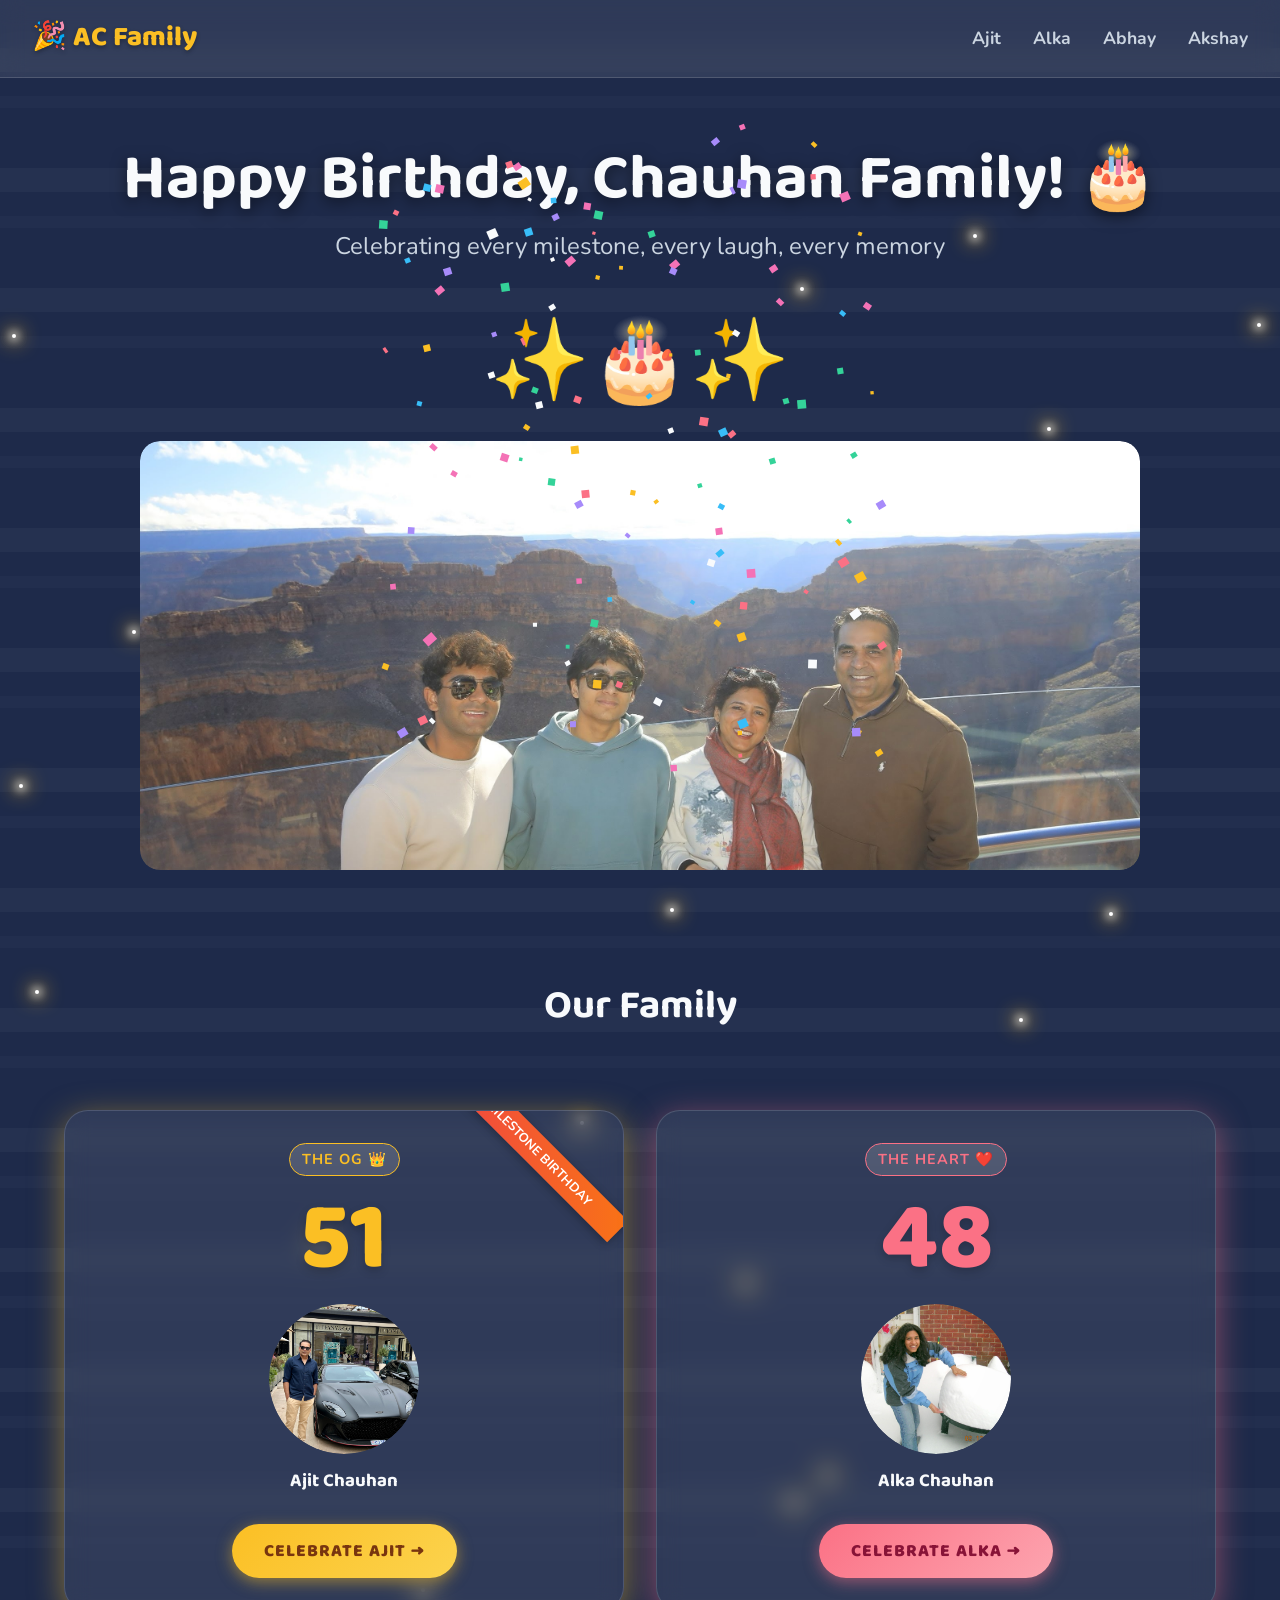
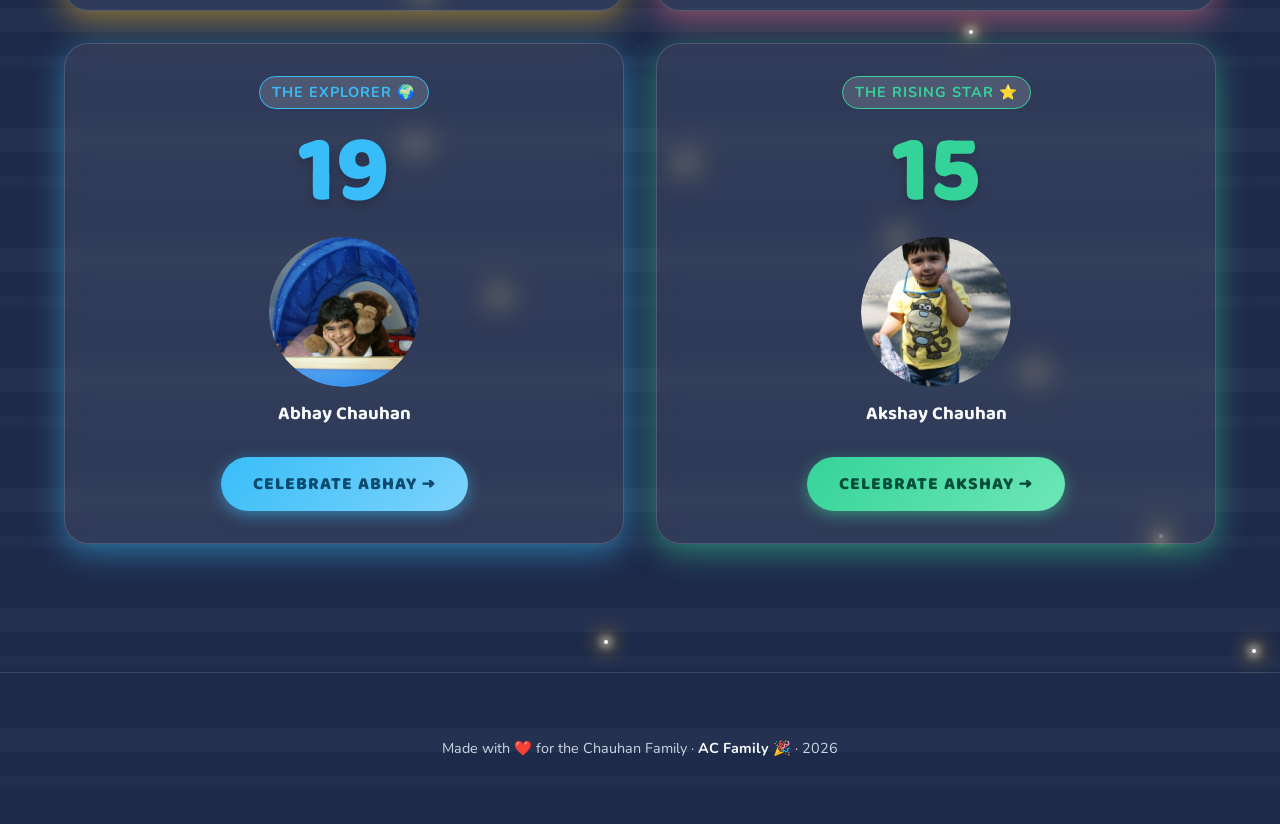
<file: index.html>
<!DOCTYPE html>
<html lang="en">

<head>
  <meta charset="UTF-8">
  <meta name="viewport" content="width=device-width, initial-scale=1.0">
  <title>AC Family 🎉 | Celebrating Birthdays</title>
  <link rel="stylesheet" href="style.css">
</head>

<body>

  <!-- Navigation -->
  <nav>
    <div class="nav-logo">🎉 AC Family</div>
    <div class="nav-links">
      <a href="ajit.html">Ajit</a>
      <a href="alka.html">Alka</a>
      <a href="abhay.html">Abhay</a>
      <a href="akshay.html">Akshay</a>
    </div>
  </nav>

  <!-- Background Decorations -->
  <div class="balloon-container" data-count="12"></div>
  <div class="sparkles-container" data-count="30"></div>

  <!-- Hero Section -->
  <header class="hero container fade-in">
    <h1>Happy Birthday, Chauhan Family! 🎂</h1>
    <p class="subheading">Celebrating every milestone, every laugh, every memory</p>


    <!-- Party Mode Cake Emoji (scaled up) -->
    <div id="party-mode-btn"
      style="font-size: 5rem; margin: var(--space-md) 0; animation: bounce 2s infinite ease-in-out; cursor: pointer; user-select: none;">
      ✨🎂✨
    </div>

    <!-- Main Family Photo Placeholder -->
    <div id="hero-family-photo" class="photo-placeholder photo-hero" style="padding: 0; border: none; cursor: pointer;">
      <img src="assets/images/family/Family.JPG" alt="Family Photo"
        style="width: 100%; height: 100%; object-fit: cover; border-radius: inherit;">
    </div>
  </header>

  <!-- Ages Section: "Our Family" -->
  <section class="container fade-in">
    <h2 style="text-align: center; font-size: 2.5rem; margin-top: var(--space-lg);">Our Family</h2>

    <div class="age-grid">

      <!-- Card 1: Ajit -->
      <div class="glass-card age-card card-gold">
        <div class="milestone-badge">🎂 MILESTONE BIRTHDAY</div>
        <span class="label-badge">The OG 👑</span>
        <div class="age-number">51</div>
        <div id="ajit-circle" class="photo-placeholder photo-circle" style="padding: 0; border: none; cursor: pointer;">
          <img src="assets/images/ajit/IMG_3958.JPG" alt="Ajit"
            style="width: 100%; height: 100%; object-fit: cover; border-radius: inherit;">
        </div>
        <h3>Ajit Chauhan</h3>
        <a href="ajit.html" class="btn btn-gold">Celebrate Ajit &rarr;</a>
      </div>

      <!-- Card 2: Alka -->
      <div class="glass-card age-card card-coral">
        <span class="label-badge">The Heart ❤️</span>
        <div class="age-number">48</div>
        <div id="alka-circle" class="photo-placeholder photo-circle" style="padding: 0; border: none; cursor: pointer;">
          <img src="assets/images/alka/DSCN17651.jpg" alt="Alka"
            style="width: 100%; height: 100%; object-fit: cover; border-radius: inherit;">
        </div>
        <h3>Alka Chauhan</h3>
        <a href="alka.html" class="btn btn-coral">Celebrate Alka &rarr;</a>
      </div>

      <!-- Card 3: Abhay -->
      <div class="glass-card age-card card-blue">
        <span class="label-badge">The Explorer 🌍</span>
        <div class="age-number">19</div>
        <div id="abhay-circle" class="photo-placeholder photo-circle" style="padding: 0; border: none; cursor: pointer;">
          <img src="assets/images/abhay/IMG_5289.JPG" alt="Abhay"
            style="width: 100%; height: 100%; object-fit: cover; border-radius: inherit;">
        </div>
        <h3>Abhay Chauhan</h3>
        <a href="abhay.html" class="btn btn-blue">Celebrate Abhay &rarr;</a>
      </div>

      <!-- Card 4: Akshay -->
      <div class="glass-card age-card card-green">
        <span class="label-badge">The Rising Star ⭐</span>
        <div class="age-number">15</div>
        <div id="akshay-circle" class="photo-placeholder photo-circle" style="padding: 0; border: none; cursor: pointer;">
          <img src="assets/images/akshay/IMG_0054.JPG" alt="Akshay"
            style="width: 100%; height: 100%; object-fit: cover; border-radius: inherit;">
        </div>
        <h3>Akshay Chauhan</h3>
        <a href="akshay.html" class="btn btn-green">Celebrate Akshay &rarr;</a>
      </div>

    </div>
  </section>

  <!-- Footer -->
  <footer>
    <p>Made with ❤️ for the Chauhan Family &middot; <span>AC Family 🎉</span> &middot; 2026</p>
  </footer>

  <script src="main.js"></script>
</body>

</html>
</file>
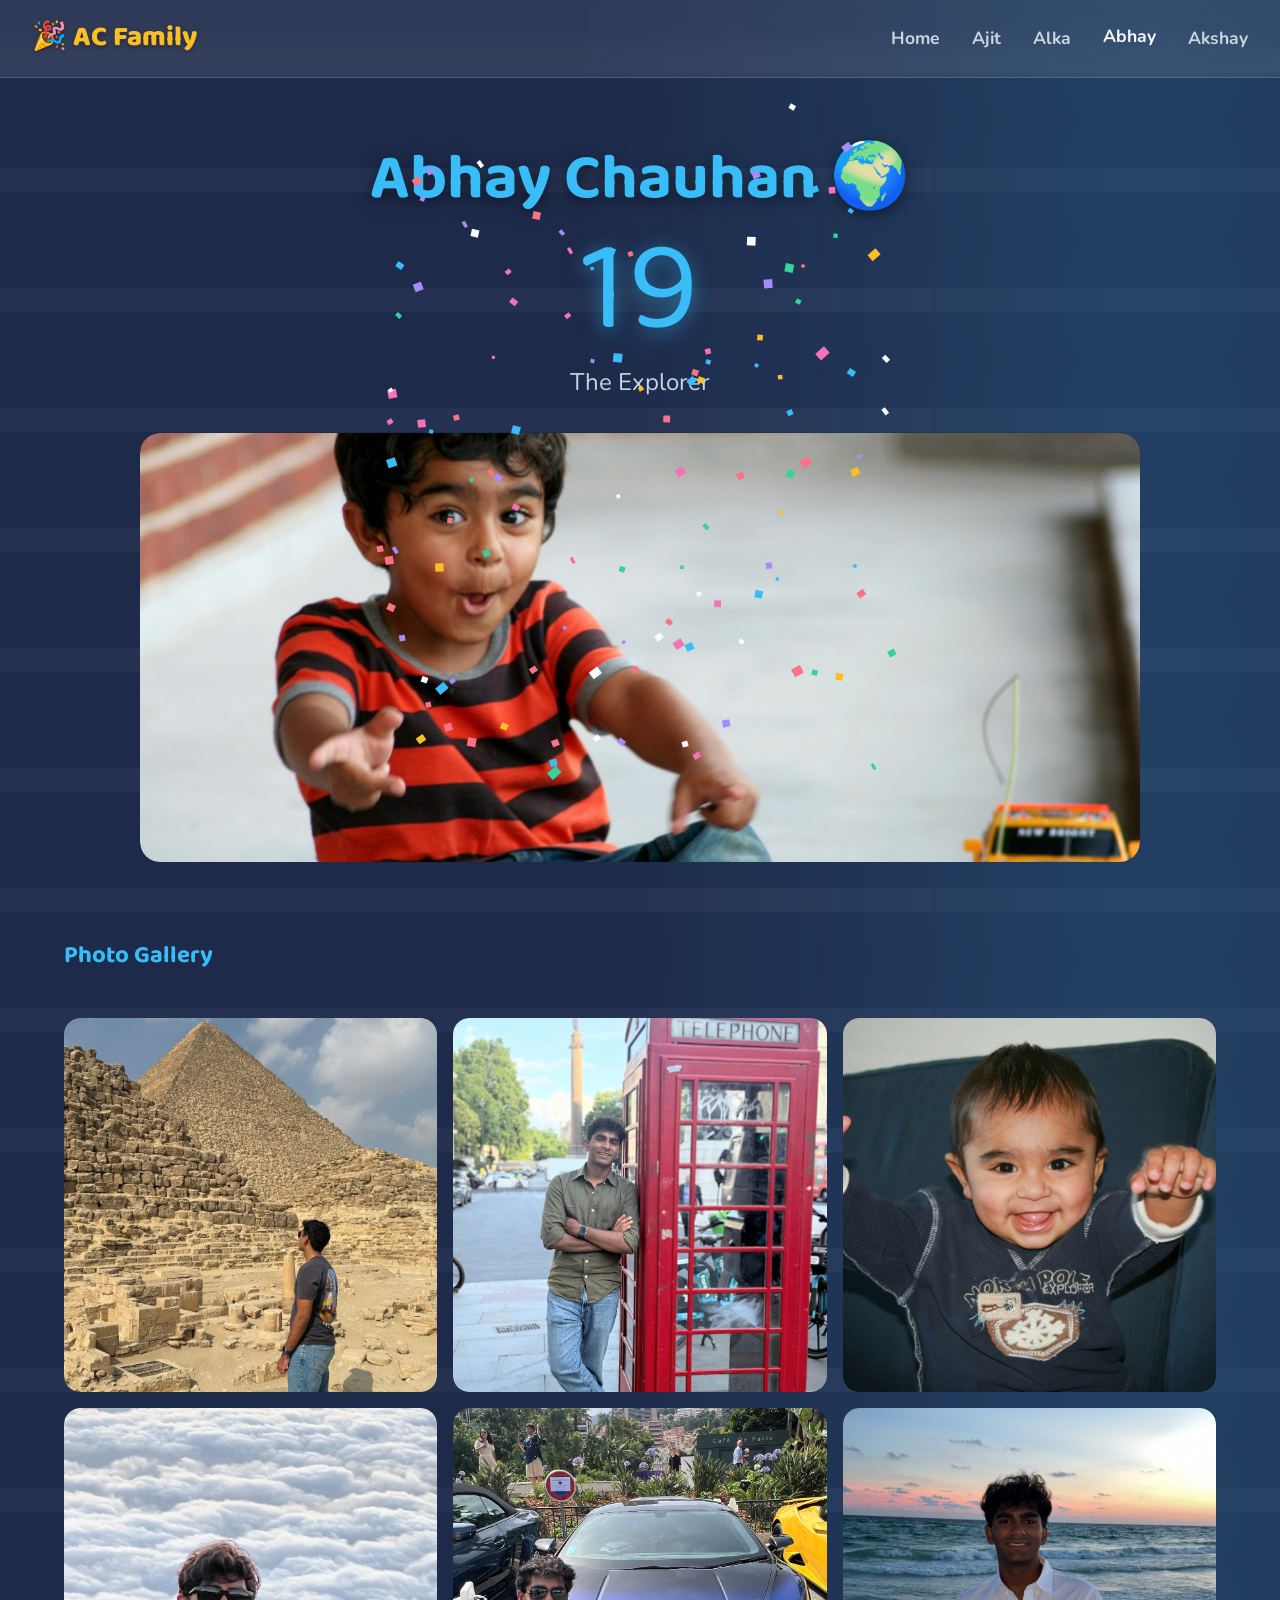
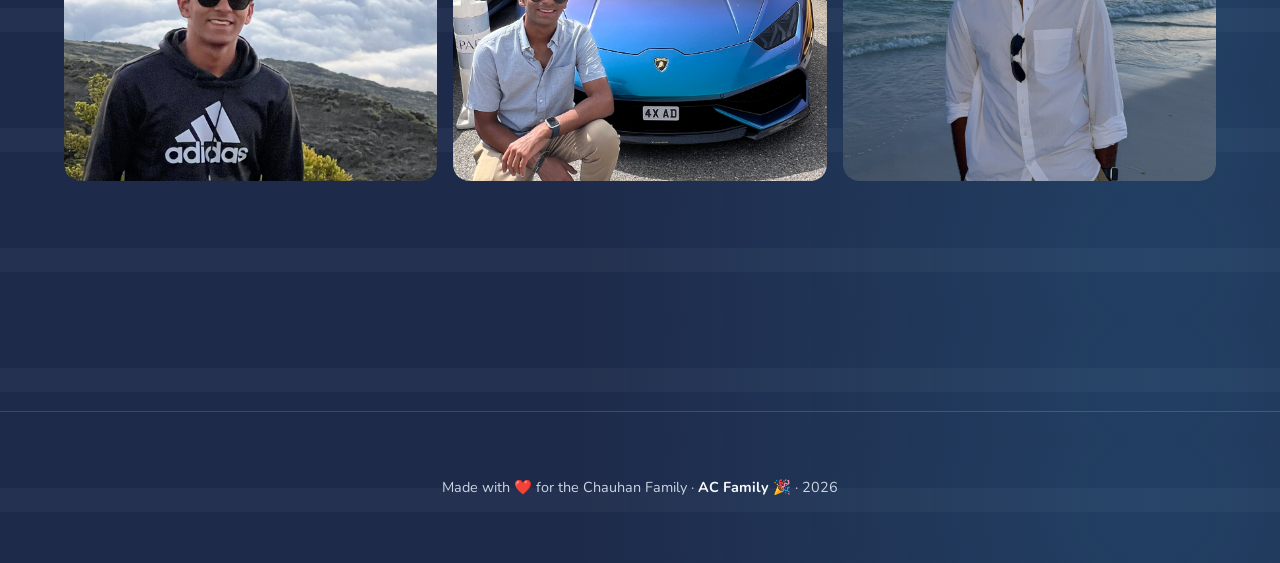
<file: abhay.html>
<!DOCTYPE html>
<html lang="en">

<head>
  <meta charset="UTF-8">
  <meta name="viewport" content="width=device-width, initial-scale=1.0">
  <title>Abhay Chauhan | AC Family 🎉</title>
  <link rel="stylesheet" href="style.css">
  <style>
    body {
      background-image:
        radial-gradient(circle at 90% 50%, rgba(56, 189, 248, 0.15) 0%, transparent 50%),
        linear-gradient(to bottom, transparent 40%, rgba(255, 255, 255, 0.03) 40%, rgba(255, 255, 255, 0.03) 60%, transparent 60%);
    }
  </style>
</head>

<body>

  <!-- Navigation -->
  <nav>
    <div class="nav-logo">🎉 AC Family</div>
    <div class="nav-links">
      <a href="index.html">Home</a>
      <a href="ajit.html">Ajit</a>
      <a href="alka.html">Alka</a>
      <a href="abhay.html" class="active">Abhay</a>
      <a href="akshay.html">Akshay</a>
    </div>
  </nav>

  <!-- Background Decorations -->
  <div class="balloon-container" data-count="6"></div>

  <!-- Hero Section -->
  <header class="hero container fade-in">
    <h1 style="color: var(--color-blue);">Abhay Chauhan 🌍</h1>
    <div
      style="font-size: 8rem; font-family: var(--font-heading); color: var(--color-blue); line-height: 1; text-shadow: 0 4px 20px var(--color-blue-glow); margin-bottom: var(--space-sm);">
      19</div>
    <p class="subheading">The Explorer</p>

    <!-- Main Photo Placeholder -->
    <div class="photo-placeholder photo-hero"
      style="padding: 0; border: none; background: transparent; border-color: rgba(56, 189, 248, 0.4);">
      <img src="assets/images/abhay/IMG_8552.JPG" alt="Abhay's Photo"
        style="width: 100%; height: 100%; object-fit: cover; border-radius: inherit;">
    </div>
  </header>

  <!-- Gallery Section -->
  <section class="container fade-in">
    <h2 style="color: var(--color-blue);">Photo Gallery</h2>
    <div class="gallery">
      <div class="photo-placeholder" style="padding: 0; border: none;">
        <img src="assets/images/abhay/IMG_0601.HEIC" alt="Photo 1"
          style="width: 100%; height: 100%; object-fit: cover; border-radius: inherit;">
      </div>
      <div class="photo-placeholder" style="padding: 0; border: none;">
        <img src="assets/images/abhay/IMG_4203.HEIC" alt="Photo 2"
          style="width: 100%; height: 100%; object-fit: cover; border-radius: inherit;">
      </div>
      <div class="photo-placeholder" style="padding: 0; border: none;">
        <img src="assets/images/abhay/IMG_5539-1.jpg" alt="Photo 3"
          style="width: 100%; height: 100%; object-fit: cover; border-radius: inherit;">
      </div>
      <div class="photo-placeholder" style="padding: 0; border: none; background: transparent;">
        <img src="assets/images/abhay/IMG_0871.jpg" alt="Photo 4"
          style="width: 100%; height: 100%; object-fit: cover; border-radius: inherit;">
      </div>
      <div class="photo-placeholder" style="padding: 0; border: none; background: transparent;">
        <img src="assets/images/abhay/IMG_4054.JPG" alt="Photo 5"
          style="width: 100%; height: 100%; object-fit: cover; border-radius: inherit;">
      </div>
      <div class="photo-placeholder" style="padding: 0; border: none; background: transparent;">
        <img src="assets/images/abhay/IMG_8575.JPG" alt="Photo 6"
          style="width: 100%; height: 100%; object-fit: cover; border-radius: inherit;">
      </div>
    </div>
  </section>

  <div class="container fade-in" style="text-align: center; margin: var(--space-xl) auto;">
    <a href="index.html" class="btn" style="background: rgba(255,255,255,0.1); color: white;">&larr; Back to Home</a>
  </div>

  <!-- Footer -->
  <footer>
    <p>Made with ❤️ for the Chauhan Family &middot; <span>AC Family 🎉</span> &middot; 2026</p>
  </footer>

  <script src="main.js"></script>
</body>

</html>
</file>
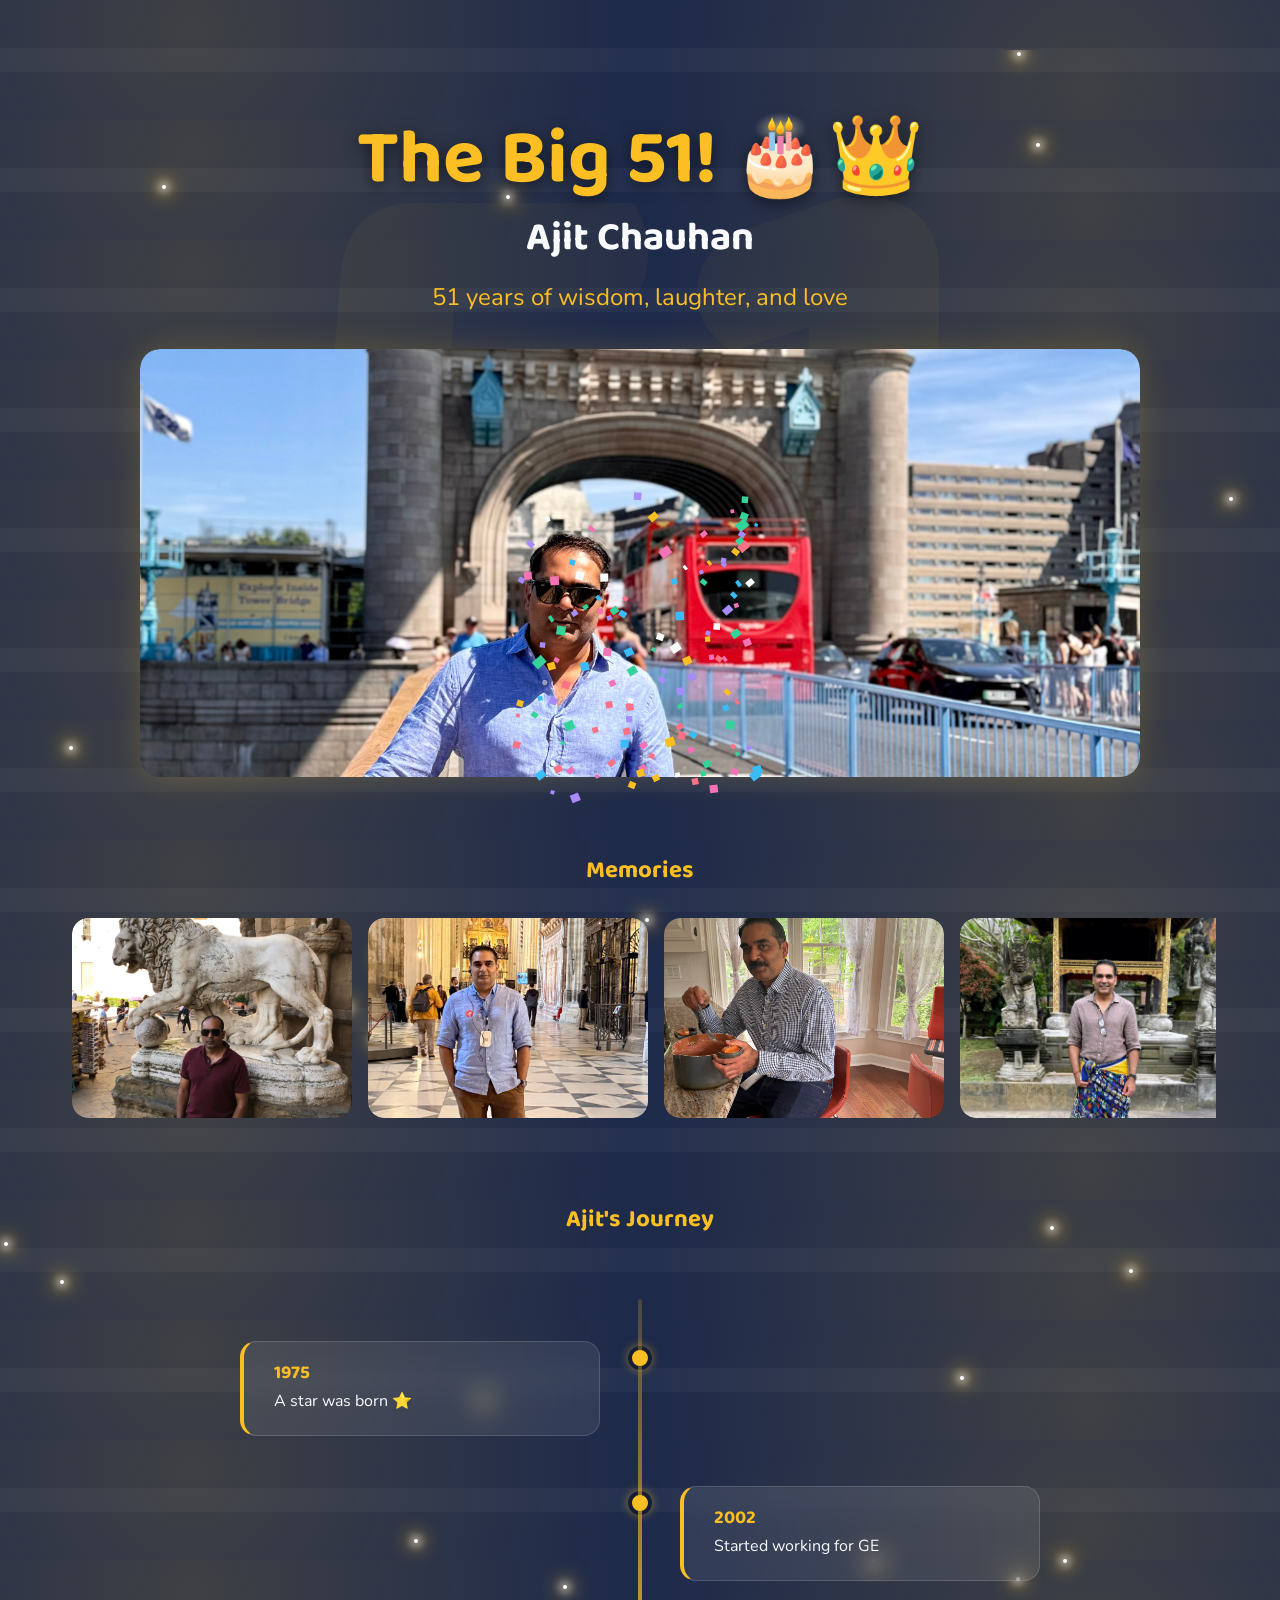
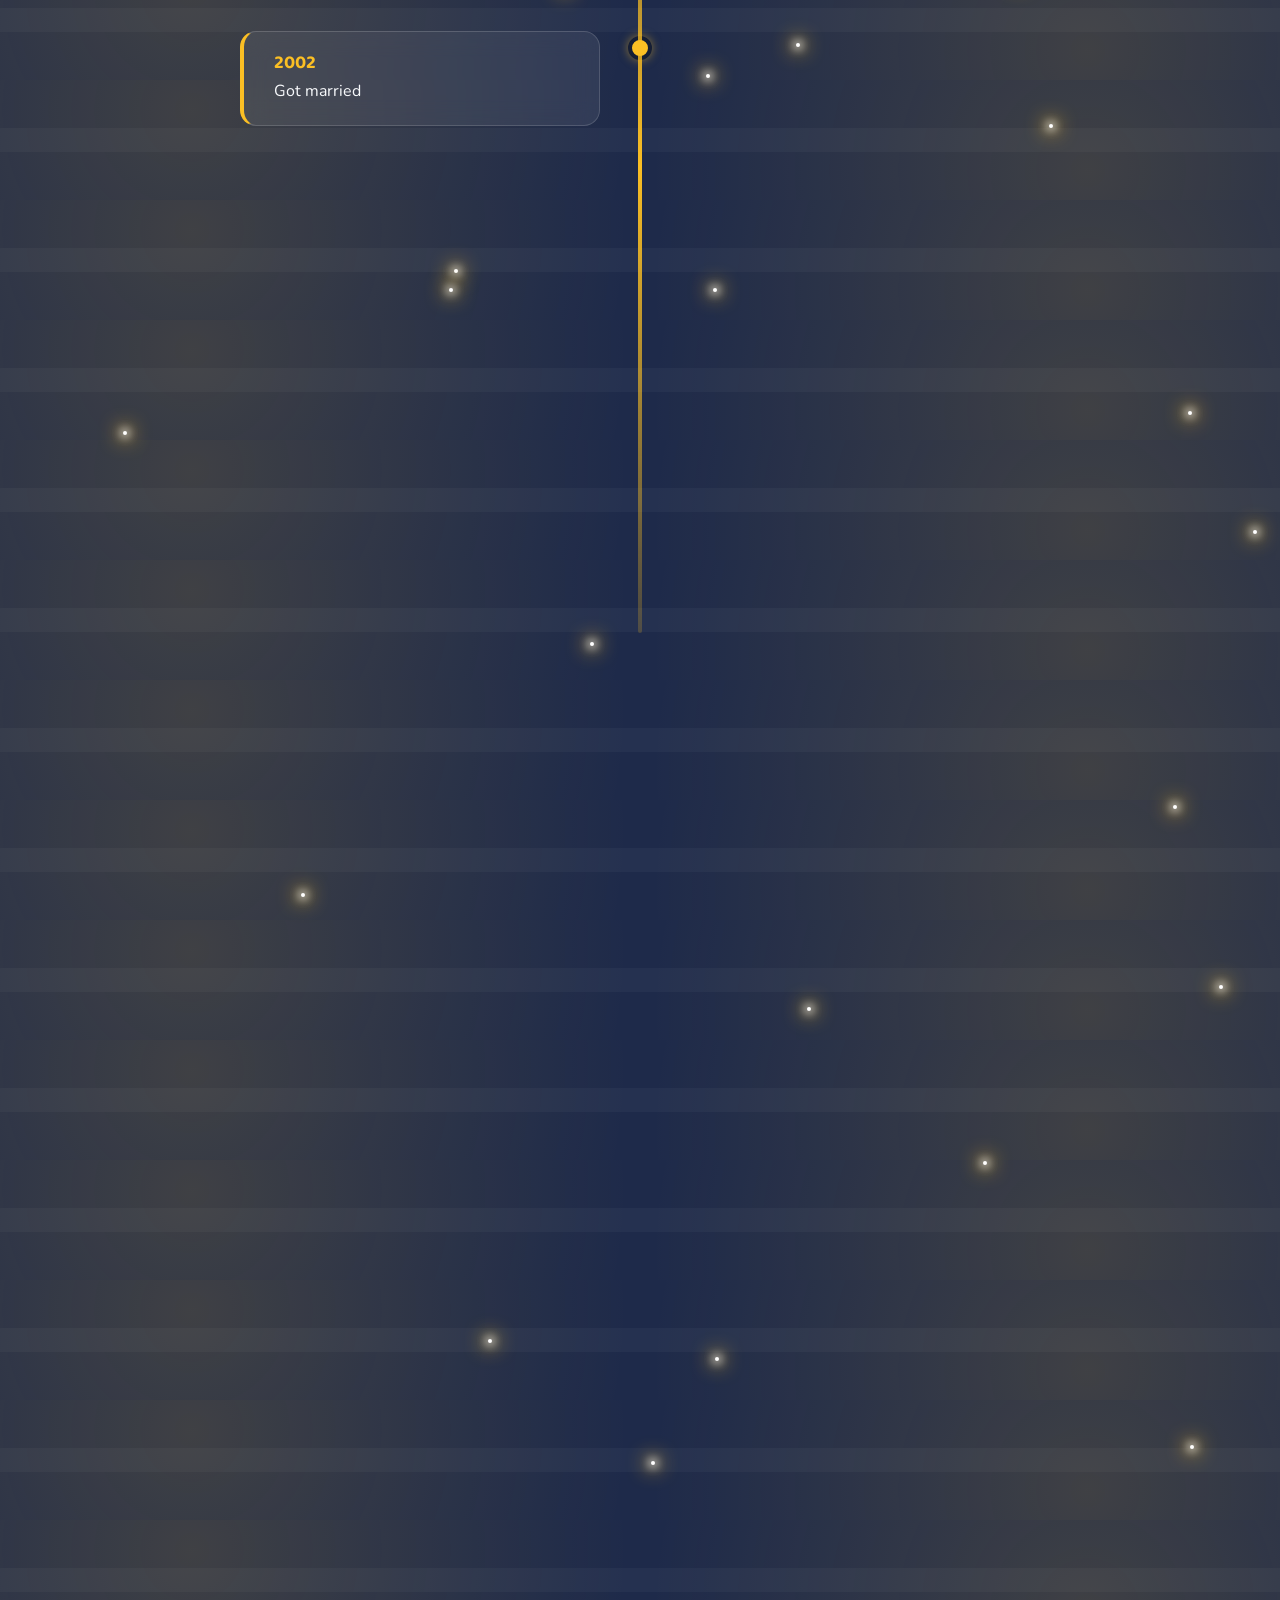
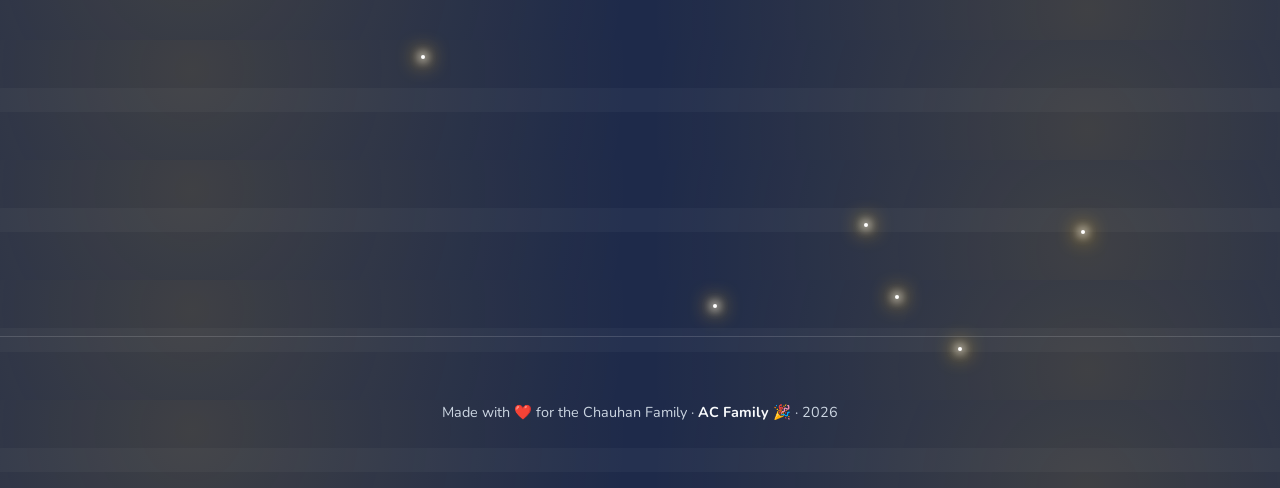
<file: ajit-51.html>
<!DOCTYPE html>
<html lang="en">

<head>
  <meta charset="UTF-8">
  <meta name="viewport" content="width=device-width, initial-scale=1.0">
  <title>The Big 51! | Ajit Chauhan 🎉</title>
  <link rel="stylesheet" href="style.css">
</head>

<body class="milestone-page">

  <!-- Background Watermark -->
  <div class="watermark-bg">51</div>

  <!-- Background Decorations -->
  <div class="balloon-container" data-count="20"></div>
  <div class="sparkles-container" data-count="50"></div>

  <!-- Hero Section -->
  <header class="hero container fade-in" style="margin-top: 50px;">
    <h1 style="color: var(--color-gold); font-size: clamp(3rem, 6vw, 5rem);">The Big 51! 🎂👑</h1>
    <h2 style="font-size: 2.5rem;">Ajit Chauhan</h2>
    <p class="subheading" style="color: var(--color-gold);">51 years of wisdom, laughter, and love</p>

    <!-- Main Photo Placeholder -->
    <div class="photo-placeholder photo-hero"
      style="padding: 0; border: none; background: transparent; border-color: rgba(251, 191, 36, 0.4); box-shadow: 0 0 30px rgba(251, 191, 36, 0.2);">
      <img src="assets/images/ajit/IMG_4308.HEIC" alt="Ajit's Birthday Photo — Main"
        style="width: 100%; height: 100%; object-fit: cover; border-radius: inherit;">
    </div>
  </header>

  <!-- Photo Strip -->
  <section class="container fade-in">
    <h2 style="color: var(--color-gold); text-align: center; margin-bottom: var(--space-sm);">Memories</h2>
    <div class="photo-strip-container">
      <div class="photo-strip">
        <div class="photo-placeholder" style="padding: 0; border: none;">
          <img src="assets/images/ajit/IMG_4456.HEIC" alt="Memory 1"
            style="width: 100%; height: 100%; object-fit: cover; border-radius: inherit;">
        </div>
        <div class="photo-placeholder" style="padding: 0; border: none;">
          <img src="assets/images/ajit/IMG_5752.HEIC" alt="Memory 2"
            style="width: 100%; height: 100%; object-fit: cover; border-radius: inherit;">
        </div>
        <div class="photo-placeholder" style="padding: 0; border: none; background: transparent;">
          <img src="assets/images/ajit/IMG_2489.HEIC" alt="Memory 3"
            style="width: 100%; height: 100%; object-fit: cover; border-radius: inherit;">
        </div>
        <div class="photo-placeholder" style="padding: 0; border: none; background: transparent;">
          <img src="assets/images/ajit/IMG_3931.HEIC" alt="Memory 4"
            style="width: 100%; height: 100%; object-fit: cover; border-radius: inherit;">
        </div>
        <div class="photo-placeholder" style="padding: 0; border: none; background: transparent;">
          <img src="assets/images/ajit/IMG_5889.PNG" alt="Memory 5"
            style="width: 100%; height: 100%; object-fit: cover; border-radius: inherit;">
        </div>
        <div class="photo-placeholder" style="padding: 0; border: none; background: transparent;">
          <img src="assets/images/ajit/IMG_6198.HEIC" alt="Memory 6"
            style="width: 100%; height: 100%; object-fit: cover; border-radius: inherit;">
        </div>
      </div>
    </div>
  </section>

  <!-- Timeline -->
  <section class="container fade-in">
    <h2 style="color: var(--color-gold); text-align: center; margin-top: var(--space-xl);">Ajit's Journey</h2>
    <div class="timeline">
      <div class="timeline-item fade-in">
        <div class="timeline-dot"></div>
        <div class="timeline-content glass-card">
          <h3>1975</h3>
          <p>A star was born ⭐</p>
        </div>
      </div>
      <div class="timeline-item fade-in">
        <div class="timeline-dot"></div>
        <div class="timeline-content glass-card">
          <h3>2002</h3>
          <p>Started working for GE</p>
        </div>
      </div>
      <div class="timeline-item fade-in">
        <div class="timeline-dot"></div>
        <div class="timeline-content glass-card">
          <h3>2002</h3>
          <p>Got married</p>
        </div>
      </div>
      <div class="timeline-item fade-in">
        <div class="timeline-dot"></div>
        <div class="timeline-content glass-card">
          <h3>2007</h3>
          <p>Favorite son was born</p>
        </div>
      </div>
      <div class="timeline-item fade-in">
        <div class="timeline-dot"></div>
        <div class="timeline-content glass-card">
          <h3>2011</h3>
          <p>Sequel was born</p>
        </div>
      </div>
      <div class="timeline-item fade-in">
        <div class="timeline-dot"></div>
        <div class="timeline-content glass-card"
          style="border-color: var(--color-gold); box-shadow: 0 0 15px var(--color-gold-glow);">
          <h3>2026</h3>
          <p>The Big 51! 🎉</p>
        </div>
      </div>
    </div>
  </section>

  <!-- Wordle & Letter Section -->
  <section class="container fade-in" id="letter-section" style="margin-top: var(--space-xl); text-align: center;">
    <h2 style="color: var(--color-gold);">A Special Letter 💛</h2>
    <p style="color: var(--text-muted); margin-bottom: var(--space-lg);" id="wordle-instructions">You must solve the
      puzzle to unlock your letter.</p>

    <div id="wordle-container" style="max-width: 350px; margin: 0 auto; margin-bottom: var(--space-xl);">
      <div id="wordle-grid" style="display: grid; grid-template-rows: repeat(6, 1fr); gap: 8px; margin-bottom: 20px;">
        <!-- JS will populate -->
      </div>
      <div id="wordle-keyboard" style="display: flex; flex-direction: column; gap: 8px;">
        <!-- JS will populate -->
      </div>
      <div id="wordle-message" style="margin-top: 15px; font-weight: bold; height: 1.5rem; color: var(--color-gold);">
      </div>
    </div>

    <div id="letter-content" class="glass-card fade-in"
      style="display: none; max-width: 800px; margin: 0 auto; border-color: var(--color-gold); text-align: left; padding: var(--space-xl);">
      <h3
        style="color: var(--color-gold); margin-bottom: var(--space-md); font-family: var(--font-heading); font-size: 2rem;">
        Happy Birthday, Padre!</h3>
      <p style="font-size: 1.2rem; line-height: 1.8; margin-bottom: var(--space-md);">
        Dear Papa,

        I hope you have loved the website I built for you. Hopefully, we can start putting all of the birthday letters
        on this so everything is preserved forever.

        But moving on, this past year has been a year of great change for
        me, both the good and the bad and throughout this year, I have realized how much you have always been there for
        me.
        You
        have been my rock, my role model, and my biggest supporter. You taught me the importance of hard work,
        integrity, and
        always putting family first. I am so grateful for everything you have done for me and for the lessons you have
        taught
        me. Also, thank you for always giving me new clothes and thinking about me and even if I do not always show it,
        I
        really appreciate it.

        I hope you have a wonderful birthday filled with joy, laughter, and everything you love. You deserve all the
        happiness in the world. I know I don't say it enough, but I love you very much.
      </p>
      <p style="font-size: 1.2rem; line-height: 1.8;">With all our love,<br>Abhay</p>
    </div>
  </section>

  <!-- Fun Facts (Days Alive) -->
  <section class="container fade-in" style="margin-top: var(--space-xl); text-align: center;">
    <h2 style="color: var(--color-gold);">Fun Facts</h2>
    <div class="glass-card" style="max-width: 600px; margin: 0 auto; border: 1px solid var(--color-gold);">
      <!-- Update data-birthdate to the actual date -->
      <div id="fun-facts-stats" data-birthdate="1975-04-27">
        <!-- JS will populate this -->
      </div>
    </div>
  </section>

  <!-- Navigation Back -->
  <div class="container fade-in"
    style="text-align: center; margin: var(--space-xl) auto; display: flex; justify-content: center; gap: var(--space-md); flex-wrap: wrap;">
    <a href="ajit.html" class="btn" style="background: rgba(255,255,255,0.1); color: white;">&larr; Back to Ajit's
      Page</a>
    <a href="index.html" class="btn btn-gold">🏠 Home</a>
  </div>

  <!-- Footer -->
  <footer>
    <p>Made with ❤️ for the Chauhan Family &middot; <span>AC Family 🎉</span> &middot; 2026</p>
  </footer>

  <script src="main.js"></script>
</body>

</html>
</file>
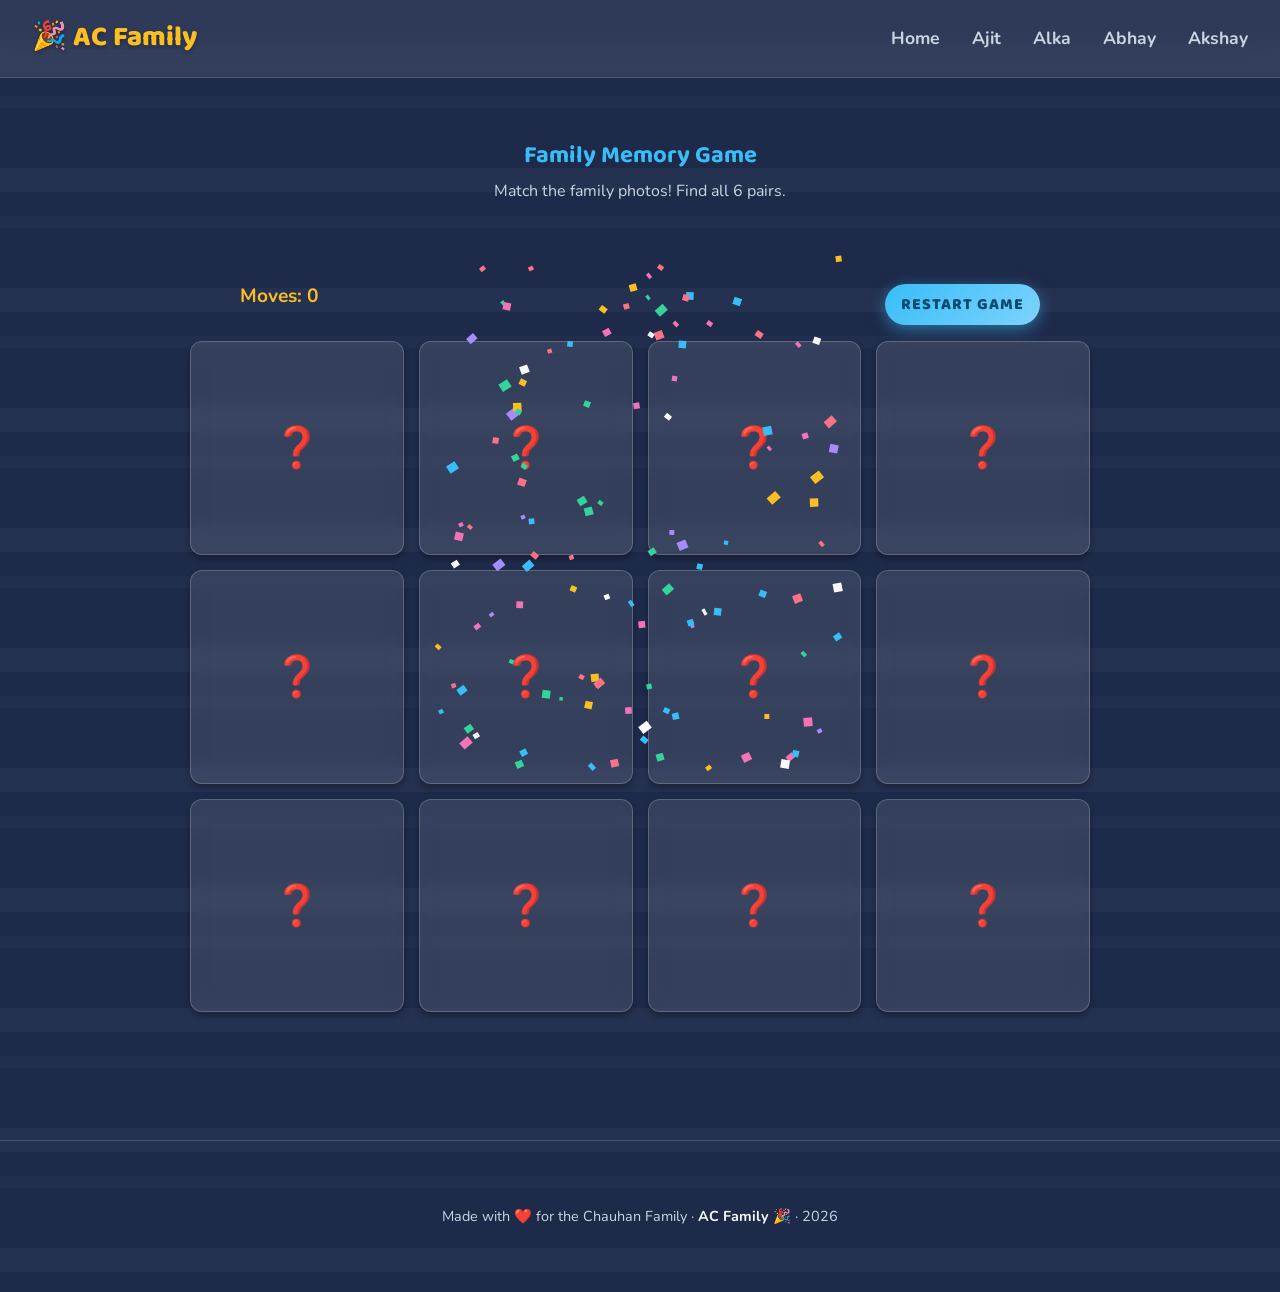
<file: memory.html>
<!DOCTYPE html>
<html lang="en">

<head>
  <meta charset="UTF-8">
  <meta name="viewport" content="width=device-width, initial-scale=1.0">
  <title>AC Family | Secret Memory Game</title>
  <link rel="stylesheet" href="style.css">
  <style>
    body {
      min-height: 100vh;
      display: flex;
      flex-direction: column;
    }
  </style>
</head>

<body>

  <!-- Navigation -->
  <nav>
    <div class="nav-logo">🎉 AC Family</div>
    <div class="nav-links">
      <a href="index.html">Home</a>
      <a href="ajit.html">Ajit</a>
      <a href="alka.html">Alka</a>
      <a href="abhay.html">Abhay</a>
      <a href="akshay.html">Akshay</a>
    </div>
  </nav>

  <!-- Background Decorations -->
  <div class="balloon-container" data-count="4"></div>

  <!-- Main Game Section -->
  <section class="container fade-in" style="flex: 1; margin-top: var(--space-xl); margin-bottom: var(--space-xl); text-align: center;">
    <h1 style="color: var(--color-blue); margin-bottom: var(--space-sm);">Family Memory Game</h1>
    <p style="color: var(--text-muted); margin-bottom: var(--space-xl);">Match the family photos! Find all 6 pairs.</p>

    <!-- Score & Reset -->
    <div style="display: flex; justify-content: space-between; max-width: 800px; margin: 0 auto var(--space-md) auto; align-items: center;">
      <span style="font-size: 1.2rem; font-weight: bold; color: var(--color-gold);">Moves: <span id="move-count">0</span></span>
      <button class="btn btn-blue" id="reset-btn" style="padding: 8px 16px; font-size: 1rem;">Restart Game</button>
    </div>

    <!-- The Grid -->
    <div class="memory-grid" id="memory-grid">
      <!-- JS will inject cards here -->
    </div>
    
    <div id="win-message" style="display: none; margin-top: var(--space-xl);">
      <h2 style="color: var(--color-green); margin-bottom: var(--space-md);">You did it! 🎉</h2>
      <p style="font-size: 1.2rem;">Great job matching all the family memories.</p>
    </div>
  </section>

  <!-- Footer -->
  <footer>
    <p>Made with ❤️ for the Chauhan Family &middot; <span>AC Family 🎉</span> &middot; 2026</p>
  </footer>

  <script src="main.js"></script>
  <script>
    // --- MEMORY GAME LOGIC ---
    
    
    // When you are ready to add real photos, replace the empty strings below with the paths to the photos!
    // Example: { id: 0, path: 'assets/images/family/Family.JPG' }
    const photoPairs = [
      { id: 0, path: 'assets/images/family/IMG_1410.JPG' }, // Pair 1
      { id: 1, path: 'assets/images/family/IMG_1443.JPG' }, // Pair 2
      { id: 2, path: 'assets/images/family/IMG_4212.JPG' }, // Pair 3
      { id: 3, path: 'assets/images/family/IMG_4257.JPG' }, // Pair 4
      { id: 4, path: 'assets/images/family/IMG_5867.JPG' }, // Pair 5
      { id: 5, path: 'assets/images/family/IMG_9691.JPG' }  // Pair 6
    ];

    let cards = [];
    let hasFlippedCard = false;
    let lockBoard = false;
    let firstCard, secondCard;
    let moves = 0;
    let matches = 0;

    const grid = document.getElementById('memory-grid');
    const moveCountDisplay = document.getElementById('move-count');
    const winMessage = document.getElementById('win-message');
    const resetBtn = document.getElementById('reset-btn');

    function initGame() {
      grid.innerHTML = '';
      winMessage.style.display = 'none';
      moves = 0;
      matches = 0;
      moveCountDisplay.textContent = moves;
      hasFlippedCard = false;
      lockBoard = false;
      firstCard = null;
      secondCard = null;

      // Duplicate array to make pairs
      cards = [...photoPairs, ...photoPairs];
      
      // Shuffle array
      cards.sort(() => 0.5 - Math.random());

      // Create card elements
      cards.forEach((photoData) => {
        const card = document.createElement('div');
        card.classList.add('memory-card');
        card.dataset.photoIndex = photoData.id; // Keep track of the pair ID
        
        // If no photo path provided, fallback to a color/emoji placeholder based on index
        const fallbackColors = ['#fbbf24', '#fb7185', '#38bdf8', '#34d399', '#a78bfa', '#f87171'];
        const fallbackEmojis = ['👑', '❤️', '🌍', '⭐', '🎂', '🎈'];
        const pairId = photoData.id;

        const innerHTML = `
          <div class="memory-card-inner">
            <div class="memory-card-front">
              <span>❓</span>
            </div>
            <div class="memory-card-back" style="${photoData.path ? '' : `background-color: ${fallbackColors[pairId]}; display:flex; align-items:center; justify-content:center; font-size:4rem;`}">
              ${photoData.path 
                ? `<img src="${photoData.path}" alt="Memory" style="width:100%; height:100%; object-fit:cover;">` 
                : `<span>${fallbackEmojis[pairId]}</span>`
              }
            </div>
          </div>
        `;
        card.innerHTML = innerHTML;
        card.addEventListener('click', flipCard);
        grid.appendChild(card);
      });
    }


    function flipCard() {
      if (lockBoard) return;
      if (this === firstCard) return;

      this.classList.add('flipped');

      if (!hasFlippedCard) {
        // First click
        hasFlippedCard = true;
        firstCard = this;
        return;
      }

      // Second click
      secondCard = this;
      moves++;
      moveCountDisplay.textContent = moves;
      checkForMatch();
    }

    function checkForMatch() {
      let isMatch = firstCard.dataset.photoIndex === secondCard.dataset.photoIndex;

      if (isMatch) {
        disableCards();
      } else {
        unflipCards();
      }
    }

    function disableCards() {
      firstCard.removeEventListener('click', flipCard);
      secondCard.removeEventListener('click', flipCard);
      firstCard.classList.add('matched');
      secondCard.classList.add('matched');

      resetBoard();
      matches++;

      if (matches === photoPairs.length) {
        setTimeout(() => {
          winMessage.style.display = 'block';
          if (typeof initConfetti === 'function') {
            initConfetti();
          }
        }, 500);
      }
    }

    function unflipCards() {
      lockBoard = true;

      setTimeout(() => {
        firstCard.classList.remove('flipped');
        secondCard.classList.remove('flipped');
        resetBoard();
      }, 1000);
    }

    function resetBoard() {
      [hasFlippedCard, lockBoard] = [false, false];
      [firstCard, secondCard] = [null, null];
    }

    resetBtn.addEventListener('click', initGame);

    // Initialize the game on load
    initGame();
  </script>
</body>

</html>
</file>
<file: style.css>
@import url('https://fonts.googleapis.com/css2?family=Baloo+2:wght@400;600;700;800&family=Nunito:wght@400;600;700;800&display=swap');

:root {
  /* Core Colors based on festive theme */
  --bg-dark: #1e2a4a;
  --bg-darker: #151e35;
  --bg-lighter: #283863;
  --text-main: #f8fafc;
  --text-muted: #cbd5e1;

  /* Accent Colors */
  --color-gold: #fbbf24;
  --color-gold-glow: rgba(251, 191, 36, 0.5);
  
  --color-coral: #fb7185;
  --color-coral-glow: rgba(251, 113, 133, 0.5);
  
  --color-blue: #38bdf8;
  --color-blue-glow: rgba(56, 189, 248, 0.5);
  
  --color-green: #34d399;
  --color-green-glow: rgba(52, 211, 153, 0.5);

  /* Glassmorphism */
  --glass-bg: rgba(255, 255, 255, 0.08);
  --glass-border: rgba(255, 255, 255, 0.15);
  --glass-blur: blur(12px);

  /* Typography */
  --font-heading: 'Baloo 2', cursive;
  --font-body: 'Nunito', sans-serif;
  
  /* Spacing Variables */
  --space-xs: 0.25rem;
  --space-sm: 0.5rem;
  --space-md: 1rem;
  --space-lg: 2rem;
  --space-xl: 4rem;
}

/* =========================================
   Reset & Base Styles
   ========================================= */
* {
  margin: 0;
  padding: 0;
  box-sizing: border-box;
}

body {
  font-family: var(--font-body);
  background-color: var(--bg-dark);
  /* Horizontal subtle stripe layers for depth */
  background-image: 
    linear-gradient(to bottom, transparent 40%, rgba(255,255,255,0.03) 40%, rgba(255,255,255,0.03) 60%, transparent 60%),
    linear-gradient(to bottom, transparent 80%, rgba(255,255,255,0.02) 80%, rgba(255,255,255,0.02) 90%, transparent 90%);
  background-size: 100% 120px;
  color: var(--text-main);
  line-height: 1.6;
  overflow-x: hidden;
  position: relative;
}

h1, h2, h3, h4, h5, h6 {
  font-family: var(--font-heading);
  line-height: 1.2;
  margin-bottom: var(--space-md);
}

a {
  text-decoration: none;
  color: inherit;
}

.container {
  width: 90%;
  max-width: 1200px;
  margin: 0 auto;
  position: relative;
  z-index: 10;
}

/* =========================================
   Navigation (Sticky, Frosted Glass)
   ========================================= */
nav {
  position: sticky;
  top: 0;
  z-index: 100;
  background: var(--glass-bg);
  backdrop-filter: var(--glass-blur);
  -webkit-backdrop-filter: var(--glass-blur);
  border-bottom: 1px solid var(--glass-border);
  padding: var(--space-md) var(--space-lg);
  display: flex;
  justify-content: space-between;
  align-items: center;
}

.nav-logo {
  font-family: var(--font-heading);
  font-size: 1.75rem;
  font-weight: 800;
  color: var(--color-gold);
  text-shadow: 0 2px 4px rgba(0,0,0,0.3);
}

.nav-links {
  display: flex;
  gap: var(--space-lg);
}

.nav-links a {
  font-weight: 700;
  color: var(--text-muted);
  transition: color 0.3s, transform 0.2s;
  font-size: 1.1rem;
}

.nav-links a:hover, .nav-links a.active {
  color: var(--text-main);
  transform: translateY(-2px);
}

/* Mobile Nav Adjustments */
@media (max-width: 768px) {
  nav {
    flex-direction: column;
    gap: var(--space-sm);
    padding: var(--space-md);
  }
  .nav-links {
    gap: var(--space-md);
    flex-wrap: wrap;
    justify-content: center;
  }
}

/* =========================================
   Hero Section
   ========================================= */
.hero {
  text-align: center;
  padding: var(--space-xl) var(--space-lg);
  position: relative;
}

.hero h1 {
  font-size: clamp(2.5rem, 5vw, 4.5rem);
  color: var(--text-main);
  text-shadow: 0 4px 15px rgba(0,0,0,0.5);
  margin-bottom: var(--space-sm);
}

.hero p.subheading {
  font-size: clamp(1.1rem, 2vw, 1.5rem);
  color: var(--text-muted);
  max-width: 700px;
  margin: 0 auto var(--space-lg);
}

/* =========================================
   Frosted Glass Cards
   ========================================= */
.glass-card {
  background: var(--glass-bg);
  backdrop-filter: var(--glass-blur);
  -webkit-backdrop-filter: var(--glass-blur);
  border: 1px solid var(--glass-border);
  border-radius: 24px;
  padding: var(--space-lg);
  transition: transform 0.3s cubic-bezier(0.175, 0.885, 0.32, 1.275), box-shadow 0.3s;
}

.glass-card:hover {
  transform: translateY(-10px);
}

/* =========================================
   Age Grid & Age Cards
   ========================================= */
.age-grid {
  display: grid;
  grid-template-columns: 1fr;
  gap: var(--space-lg);
  padding: var(--space-xl) 0;
}

@media (min-width: 768px) {
  .age-grid {
    grid-template-columns: repeat(2, 1fr);
  }
}

.age-card {
  text-align: center;
  position: relative;
  overflow: hidden;
  display: flex;
  flex-direction: column;
  align-items: center;
}

.age-card .label-badge {
  display: inline-block;
  background: rgba(255,255,255,0.15);
  padding: 4px 12px;
  border-radius: 20px;
  font-size: 0.9rem;
  font-weight: 700;
  text-transform: uppercase;
  letter-spacing: 1px;
  margin-bottom: var(--space-sm);
}

.age-card .age-number {
  font-size: 6rem;
  font-family: var(--font-heading);
  font-weight: 800;
  line-height: 1;
  margin: var(--space-sm) 0 var(--space-md);
  text-shadow: 0 4px 10px rgba(0,0,0,0.2);
}

.milestone-badge {
  position: absolute;
  top: 20px;
  right: -30px;
  background: linear-gradient(45deg, #ef4444, #f97316);
  color: white;
  padding: 5px 40px;
  transform: rotate(45deg);
  font-weight: bold;
  font-size: 0.8rem;
  box-shadow: 0 2px 10px rgba(0,0,0,0.3);
  z-index: 10;
}

/* Accent Glows & Colors */
.card-gold { box-shadow: 0 8px 32px var(--color-gold-glow); }
.card-gold:hover { box-shadow: 0 12px 40px var(--color-gold-glow); }
.card-gold .age-number { color: var(--color-gold); }
.card-gold .label-badge { color: var(--color-gold); border: 1px solid var(--color-gold); }

.card-coral { box-shadow: 0 8px 32px var(--color-coral-glow); }
.card-coral:hover { box-shadow: 0 12px 40px var(--color-coral-glow); }
.card-coral .age-number { color: var(--color-coral); }
.card-coral .label-badge { color: var(--color-coral); border: 1px solid var(--color-coral); }

.card-blue { box-shadow: 0 8px 32px var(--color-blue-glow); }
.card-blue:hover { box-shadow: 0 12px 40px var(--color-blue-glow); }
.card-blue .age-number { color: var(--color-blue); }
.card-blue .label-badge { color: var(--color-blue); border: 1px solid var(--color-blue); }

.card-green { box-shadow: 0 8px 32px var(--color-green-glow); }
.card-green:hover { box-shadow: 0 12px 40px var(--color-green-glow); }
.card-green .age-number { color: var(--color-green); }
.card-green .label-badge { color: var(--color-green); border: 1px solid var(--color-green); }

/* =========================================
   Photo Placeholders
   ========================================= */
.photo-placeholder {
  display: flex;
  flex-direction: column;
  justify-content: center;
  align-items: center;
  background: linear-gradient(135deg, rgba(255,255,255,0.1), rgba(255,255,255,0.02));
  border: 2px dashed rgba(255,255,255,0.3);
  border-radius: 16px;
  color: var(--text-main);
  text-align: center;
  position: relative;
  overflow: hidden;
  box-shadow: inset 0 0 20px rgba(0,0,0,0.2);
}

.photo-placeholder .icon {
  font-size: 2.5rem;
  margin-bottom: var(--space-xs);
  filter: drop-shadow(0 2px 4px rgba(0,0,0,0.3));
}

.photo-placeholder .label {
  font-weight: 600;
  font-size: 0.9rem;
  opacity: 0.9;
}

.photo-circle {
  width: 150px;
  height: 150px;
  border-radius: 50%;
  margin: 0 auto var(--space-md);
}

.photo-hero {
  width: 100%;
  max-width: 1000px;
  aspect-ratio: 21 / 9;
  margin: var(--space-md) auto;
  border-radius: 20px;
}

@media (max-width: 768px) {
  .photo-hero { aspect-ratio: 16 / 9; }
}

/* =========================================
   Buttons
   ========================================= */
.btn {
  display: inline-flex;
  align-items: center;
  justify-content: center;
  padding: 0.8rem 2rem;
  border-radius: 50px;
  font-weight: 800;
  font-family: var(--font-heading);
  font-size: 1.1rem;
  text-transform: uppercase;
  letter-spacing: 1px;
  border: none;
  cursor: pointer;
  transition: transform 0.2s, box-shadow 0.2s, filter 0.2s;
  text-align: center;
  text-decoration: none;
  margin-top: var(--space-md);
}

.btn:hover {
  transform: scale(1.05) translateY(-2px);
  filter: brightness(1.1);
}

.btn-gold {
  background: linear-gradient(135deg, var(--color-gold), #fcd34d);
  color: #78350f;
  box-shadow: 0 4px 15px var(--color-gold-glow);
}

.btn-coral {
  background: linear-gradient(135deg, var(--color-coral), #fda4af);
  color: #881337;
  box-shadow: 0 4px 15px var(--color-coral-glow);
}

.btn-blue {
  background: linear-gradient(135deg, var(--color-blue), #7dd3fc);
  color: #0c4a6e;
  box-shadow: 0 4px 15px var(--color-blue-glow);
}

.btn-green {
  background: linear-gradient(135deg, var(--color-green), #6ee7b7);
  color: #064e3b;
  box-shadow: 0 4px 15px var(--color-green-glow);
}

/* Special Prominent Milestone Button */
.btn-milestone {
  font-size: 1.4rem;
  padding: 1.2rem 3rem;
  background: linear-gradient(135deg, #f59e0b, #fbbf24, #f59e0b);
  background-size: 200% 200%;
  color: #451a03;
  animation: shimmerGlow 3s infinite linear;
  margin: var(--space-lg) 0;
  border: 2px solid rgba(255,255,255,0.4);
}

@keyframes shimmerGlow {
  0% { background-position: 0% 50%; box-shadow: 0 0 20px var(--color-gold-glow); }
  50% { background-position: 100% 50%; box-shadow: 0 0 40px var(--color-gold-glow); }
  100% { background-position: 0% 50%; box-shadow: 0 0 20px var(--color-gold-glow); }
}

/* =========================================
   Balloons (Pure CSS Shapes & Animation)
   ========================================= */
.balloon-container {
  position: fixed;
  top: 0;
  left: 0;
  width: 100%;
  height: 100%;
  overflow: hidden;
  z-index: 0;
  pointer-events: none;
}

.balloon {
  position: absolute;
  bottom: -150px;
  width: 60px;
  height: 75px;
  border-radius: 50% 50% 50% 50% / 40% 40% 60% 60%;
  animation: floatUp linear infinite;
  opacity: 0.85;
  box-shadow: inset -10px -10px 15px rgba(0,0,0,0.1), inset 10px 10px 10px rgba(255,255,255,0.4);
  pointer-events: auto;
  cursor: pointer;
  transition: transform 0.2s, opacity 0.2s;
}

.balloon.popped {
  transform: scale(1.5) !important;
  opacity: 0 !important;
  pointer-events: none;
}

/* Balloon knot */
.balloon::after {
  content: '';
  position: absolute;
  bottom: -8px;
  left: 50%;
  transform: translateX(-50%);
  width: 0;
  height: 0;
  border-left: 6px solid transparent;
  border-right: 6px solid transparent;
  border-bottom: 8px solid inherit;
}

/* Balloon string */
.balloon::before {
  content: '';
  position: absolute;
  bottom: -60px;
  left: 50%;
  transform: translateX(-50%);
  width: 1px;
  height: 60px;
  background: rgba(255,255,255,0.3);
}

@keyframes floatUp {
  0% { transform: translateY(0) rotate(0deg); opacity: 0; }
  10% { opacity: 0.9; }
  80% { opacity: 0.9; }
  100% { transform: translateY(-120vh) rotate(15deg); opacity: 0; }
}

/* =========================================
   CSS Fireworks / Sparkles
   ========================================= */
.sparkles-container {
  position: absolute;
  top: 0; left: 0; right: 0; bottom: 0;
  pointer-events: none;
  z-index: -1;
  overflow: hidden;
}

.sparkle {
  position: absolute;
  width: 4px;
  height: 4px;
  background: white;
  border-radius: 50%;
  box-shadow: 0 0 10px 2px white, 0 0 20px 4px var(--color-gold);
  animation: twinkle 3s infinite ease-in-out;
}

@keyframes twinkle {
  0%, 100% { opacity: 0; transform: scale(0.5); }
  50% { opacity: 1; transform: scale(1.5); }
}

/* =========================================
   Gallery & Lightbox
   ========================================= */
.gallery {
  display: grid;
  grid-template-columns: repeat(2, 1fr);
  gap: var(--space-md);
  padding: var(--space-lg) 0;
}

@media (min-width: 768px) {
  .gallery { grid-template-columns: repeat(3, 1fr); }
}

.gallery .photo-placeholder {
  aspect-ratio: 1;
  cursor: pointer;
  transition: transform 0.3s cubic-bezier(0.175, 0.885, 0.32, 1.275);
}

.gallery .photo-placeholder:hover {
  transform: scale(1.05);
  border-color: rgba(255,255,255,0.6);
}

/* Photo Strip for Milestone Page */
.photo-strip-container {
  width: 100%;
  overflow: hidden;
  padding: var(--space-md) 0;
}

.photo-strip {
  display: flex;
  overflow-x: auto;
  gap: var(--space-md);
  padding: var(--space-sm);
  scrollbar-width: thin;
  scrollbar-color: var(--color-gold) transparent;
}

.photo-strip::-webkit-scrollbar {
  height: 8px;
}
.photo-strip::-webkit-scrollbar-track {
  background: rgba(255,255,255,0.05);
  border-radius: 4px;
}
.photo-strip::-webkit-scrollbar-thumb {
  background: rgba(255,255,255,0.2);
  border-radius: 4px;
}

.photo-strip .photo-placeholder {
  flex: 0 0 280px;
  height: 200px;
}

/* Simple Lightbox */
.lightbox {
  display: none;
  position: fixed;
  top: 0; left: 0; width: 100%; height: 100%;
  background: rgba(0,0,0,0.9);
  z-index: 10000;
  justify-content: center;
  align-items: center;
  backdrop-filter: blur(10px);
}

.lightbox.active {
  display: flex;
}

.lightbox-content {
  max-width: 90%;
  max-height: 90%;
  background: #fff;
  border-radius: 8px;
  /* Placeholder for actual image */
  display: flex;
  justify-content: center;
  align-items: center;
  font-size: 2rem;
  color: #333;
  padding: 40px;
}

.lightbox-close {
  position: absolute;
  top: 30px;
  right: 40px;
  color: white;
  font-size: 3rem;
  cursor: pointer;
  font-weight: 200;
  transition: transform 0.2s;
}

.lightbox-close:hover {
  transform: scale(1.2);
}

/* =========================================
   Animations & Confetti
   ========================================= */
.fade-in {
  opacity: 0;
  transform: translateY(40px);
  transition: opacity 0.8s ease-out, transform 0.8s ease-out;
}

.fade-in.visible {
  opacity: 1;
  transform: translateY(0);
}

#confetti-canvas {
  position: fixed;
  top: 0;
  left: 0;
  width: 100%;
  height: 100%;
  pointer-events: none;
  z-index: 9999;
}

/* =========================================
   Milestone Page (51) Specifics
   ========================================= */
.milestone-page {
  background-image: 
    radial-gradient(circle at 15% 25%, rgba(251, 191, 36, 0.15) 0%, transparent 40%),
    radial-gradient(circle at 85% 75%, rgba(251, 191, 36, 0.15) 0%, transparent 40%),
    linear-gradient(to bottom, transparent 40%, rgba(255,255,255,0.03) 40%, rgba(255,255,255,0.03) 60%, transparent 60%);
}

.watermark-bg {
  position: absolute;
  top: 100px;
  left: 50%;
  transform: translateX(-50%);
  font-size: 60vw;
  font-family: var(--font-heading);
  font-weight: 800;
  color: rgba(251, 191, 36, 0.04);
  z-index: -2;
  pointer-events: none;
  line-height: 0.8;
  white-space: nowrap;
}

.timeline {
  position: relative;
  max-width: 800px;
  margin: var(--space-xl) auto;
  padding: var(--space-lg) 0;
}

/* The vertical line */
.timeline::after {
  content: '';
  position: absolute;
  width: 4px;
  background: linear-gradient(to bottom, rgba(251,191,36,0.2), var(--color-gold), rgba(251,191,36,0.2));
  top: 0;
  bottom: 0;
  left: 31px; /* Center of the dot for mobile */
  margin-left: -2px;
  border-radius: 4px;
}

.timeline-item {
  padding: 10px 40px 40px 60px; /* Left padding for mobile */
  position: relative;
  background-color: inherit;
  width: 100%;
}

.timeline-dot {
  position: absolute;
  width: 24px;
  height: 24px;
  background-color: var(--color-gold);
  border: 4px solid var(--bg-darker);
  border-radius: 50%;
  z-index: 1;
  left: 21px; /* Align with line for mobile */
  top: 15px;
  box-shadow: 0 0 10px var(--color-gold-glow);
}

.timeline-content {
  padding: 20px 30px;
  position: relative;
  border-radius: 16px;
  border-left: 4px solid var(--color-gold);
}

.timeline-content h3 {
  color: var(--color-gold);
  margin-bottom: 5px;
}

@media screen and (min-width: 768px) {
  .timeline::after {
    left: 50%;
  }
  .timeline-item {
    width: 50%;
    padding: 10px 40px 40px 0; /* Right padding for left items */
  }
  .timeline-item:nth-child(even) {
    left: 50%;
    padding: 10px 0 40px 40px; /* Left padding for right items */
  }
  .timeline-item:nth-child(odd) .timeline-dot {
    right: -12px;
    left: auto;
  }
  .timeline-item:nth-child(even) .timeline-dot {
    left: -12px;
  }
}

/* Message Cards */
.messages-grid {
  display: grid;
  grid-template-columns: 1fr;
  gap: var(--space-md);
  margin-top: var(--space-lg);
}

@media (min-width: 600px) { .messages-grid { grid-template-columns: repeat(2, 1fr); } }
@media (min-width: 900px) { .messages-grid { grid-template-columns: repeat(3, 1fr); } }

.message-card {
  padding: var(--space-lg);
  border-radius: 12px;
  background: var(--glass-bg);
  backdrop-filter: var(--glass-blur);
  border-top: 4px solid var(--color-gold);
  box-shadow: 0 4px 15px rgba(0,0,0,0.1);
  position: relative;
}

.message-card .icon-top {
  position: absolute;
  top: -15px;
  right: 20px;
  font-size: 1.5rem;
  background: var(--bg-dark);
  border-radius: 50%;
  padding: 5px;
}

.message-card p {
  font-size: 1.1rem;
  margin-bottom: var(--space-md);
  font-style: italic;
}

.message-card .from {
  font-weight: 700;
  text-align: right;
  color: var(--color-gold);
}

/* =========================================
   Footer
   ========================================= */
footer {
  text-align: center;
  padding: var(--space-xl) var(--space-md);
  margin-top: var(--space-xl);
  border-top: 1px solid var(--glass-border);
  color: var(--text-muted);
  font-size: 0.9rem;
  position: relative;
  z-index: 10;
}

footer span {
  font-weight: 700;
  color: var(--text-main);
}

/* DISCO MODE & PARTY MODE */
@keyframes discoFlash {
  0% { background-color: #ff0000; }
  25% { background-color: #00ff00; }
  50% { background-color: #0000ff; }
  75% { background-color: #ff00ff; }
  100% { background-color: #ff0000; }
}

body.disco-mode {
  animation: discoFlash 0.5s infinite !important;
  background-image: none !important;
}

@keyframes partyBounce {
  0%, 100% { transform: translateY(0) scale(1); }
  50% { transform: translateY(-15px) scale(1.05); }
}

@keyframes partyColors {
  0% { filter: hue-rotate(0deg); }
  100% { filter: hue-rotate(360deg); }
}

body.party-mode {
  animation: partyColors 2s infinite linear;
}

body.party-mode .glass-card {
  animation: partyBounce 0.5s infinite alternate ease-in-out;
}

body.party-mode .photo-placeholder {
  animation: partyBounce 0.6s infinite alternate ease-in-out;
}

/* MEMORY GAME STYLES */
.memory-grid {
  display: grid;
  grid-template-columns: repeat(4, 1fr);
  gap: 15px;
  max-width: 900px;
  margin: 0 auto;
}

@media (max-width: 700px) {
  .memory-grid {
    grid-template-columns: repeat(3, 1fr);
    gap: 10px;
  }
}

@media (max-width: 400px) {
  .memory-grid {
    grid-template-columns: repeat(2, 1fr);
    gap: 8px;
  }
}

.memory-card {
  aspect-ratio: 1;
  perspective: 1000px;
  cursor: pointer;
}

.memory-card-inner {
  width: 100%;
  height: 100%;
  position: relative;
  transition: transform 0.6s;
  transform-style: preserve-3d;
}

.memory-card.flipped .memory-card-inner {
  transform: rotateY(180deg);
}

.memory-card.matched .memory-card-inner {
  transform: rotateY(180deg);
}

.memory-card.matched .memory-card-back {
  border: 4px solid var(--color-green);
}

.memory-card-front, .memory-card-back {
  width: 100%;
  height: 100%;
  position: absolute;
  backface-visibility: hidden;
  border-radius: 12px;
  overflow: hidden;
}

.memory-card-front {
  background: rgba(255, 255, 255, 0.1);
  backdrop-filter: blur(10px);
  border: 1px solid rgba(255,255,255,0.2);
  display: flex;
  align-items: center;
  justify-content: center;
  font-size: 2.5rem;
  box-shadow: 0 4px 6px rgba(0,0,0,0.3);
}

.memory-card-back {
  transform: rotateY(180deg);
  background-color: var(--color-blue);
}

.memory-card-back img {
  width: 100%;
  height: 100%;
  object-fit: cover;
}

/* ============================================
   EASTER EGG: TIME CAPSULE POPUP
   ============================================ */
.time-capsule-overlay {
  position: fixed;
  inset: 0;
  background: rgba(0, 0, 0, 0.75);
  display: flex;
  align-items: center;
  justify-content: center;
  z-index: 9999;
  opacity: 0;
  pointer-events: none;
  transition: opacity 0.3s ease;
}

.time-capsule-overlay.active {
  opacity: 1;
  pointer-events: all;
}

.time-capsule-card {
  background: rgba(255, 255, 255, 0.1);
  backdrop-filter: blur(20px);
  border: 1px solid rgba(255, 255, 255, 0.2);
  border-radius: 24px;
  padding: 40px 48px;
  max-width: 420px;
  width: 90%;
  text-align: center;
  position: relative;
  transform: scale(0.8);
  transition: transform 0.3s ease;
  box-shadow: 0 0 60px rgba(251, 191, 36, 0.3);
}

.time-capsule-overlay.active .time-capsule-card {
  transform: scale(1);
}

.time-capsule-card .tc-icon {
  font-size: 3.5rem;
  margin-bottom: 12px;
  display: block;
}

.time-capsule-card .tc-message {
  font-size: 1.5rem;
  font-weight: bold;
  color: white;
  line-height: 1.4;
  margin-bottom: 8px;
}

.time-capsule-card .tc-close {
  position: absolute;
  top: 12px;
  right: 18px;
  font-size: 1.5rem;
  cursor: pointer;
  color: rgba(255,255,255,0.6);
  background: none;
  border: none;
  line-height: 1;
}

.time-capsule-card .tc-close:hover {
  color: white;
}

/* ============================================
   EASTER EGG: GOLDEN THEME
   ============================================ */
body.golden-theme {
  background-color: #0a0700 !important;
  background-image:
    linear-gradient(to bottom, #0a0700, #1a1000),
    radial-gradient(ellipse at 50% 0%, rgba(251,191,36,0.2), transparent 60%) !important;
}

body.golden-theme .glass-card,
body.golden-theme nav,
body.golden-theme footer {
  background: rgba(251, 191, 36, 0.08) !important;
  border-color: rgba(251, 191, 36, 0.25) !important;
  box-shadow: 0 8px 32px rgba(251, 191, 36, 0.2) !important;
}

body.golden-theme .btn {
  background: linear-gradient(135deg, #b45309, #fbbf24) !important;
  color: #000 !important;
}

body.golden-theme nav .nav-logo,
body.golden-theme h1,
body.golden-theme h2,
body.golden-theme h3 {
  color: #fbbf24 !important;
}

body.golden-theme .age-number {
  color: #fbbf24 !important;
  text-shadow: 0 0 30px rgba(251,191,36,0.6) !important;
}

body.golden-theme .balloon {
  background-color: #fbbf24 !important;
}

/* golden theme notification toast */
.golden-toast {
  position: fixed;
  bottom: 24px;
  left: 50%;
  transform: translateX(-50%) translateY(80px);
  background: linear-gradient(135deg, #b45309, #fbbf24);
  color: #000;
  font-weight: bold;
  padding: 14px 28px;
  border-radius: 999px;
  font-size: 1rem;
  z-index: 9999;
  box-shadow: 0 4px 20px rgba(251,191,36,0.5);
  transition: transform 0.4s ease;
  pointer-events: none;
}

.golden-toast.show {
  transform: translateX(-50%) translateY(0);
}
</file>
